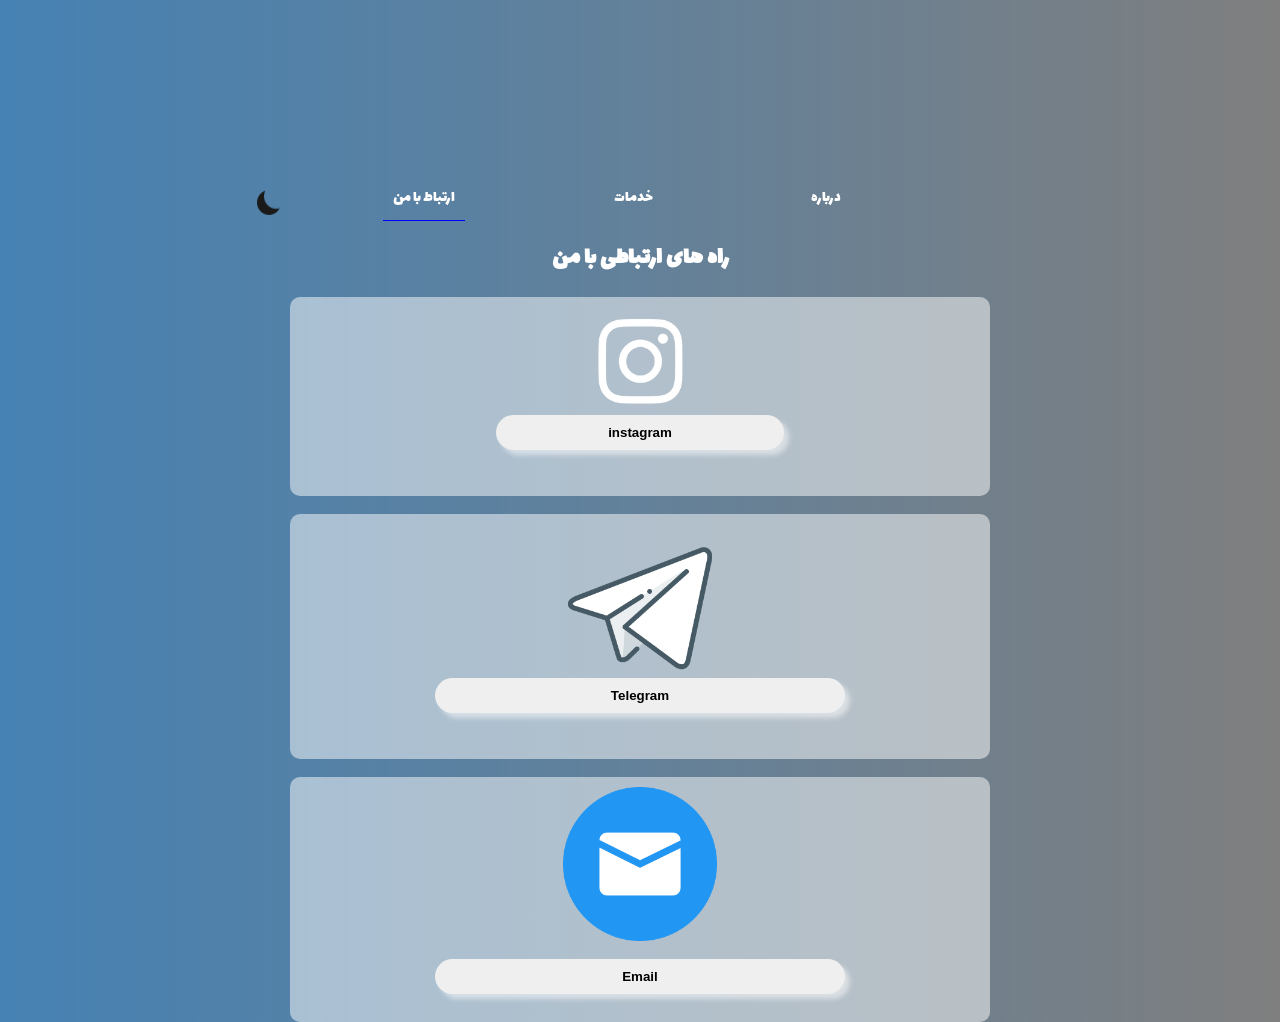
<file: contact.html>
<!DOCTYPE html>
<html lang="en">
<head>
    <meta charset="UTF-8">
    <link rel="shortcut icon" href="hhh.png" type="image/x-icon">

    <link rel="stylesheet" href="contact.css">
    <meta name="viewport" content="width=device-width, initial-scale=1.0">
    <title>HosseinKhashaypour</title>
</head>
<body class="dark-theme">
    <div id="error">
        <p>اینترنت شما قطع شده است اتصال خود را چک کنید</p>
    </div>
    <div id="flase-error">
        <p>اتصال شما با موفقیت برقرار شد</p>
    </div>
    <header>
        <section id="top">
            <div id="myNav" class="overlay">
                <a href="javascript:void(0)" class="closebtn" onclick="closeNav()">&times;</a>
                <div class="overlay-content">
                    <a href="index.html">درباره</a>
                    <a href="services.html">خدمات</a>
                    <a href="contact.html" class="border-bottom">ارتباط با من</a>
                    <!-- <a href="#">Contact</a> -->
                </div>
            </div>
            <span style="font-size:30px;cursor:pointer" onclick="openNav()">&#9776</span>
            <div id="menu-res">
                <nav>
                    <ul>
                        <li><a href="index.html">درباره</a></li>
                        <li><a href="services.html" class="services">خدمات</a></li>
                        <li><a href="contact.html" class="border-bottom">ارتباط با من</a></li>
                        <!-- <li><a href="#"></a></li> -->
                    </ul>
                </nav>
            </div>
            <div id="theme">
                <img src="light-mode.png" alt="light-mode" class="light-icon">
            </div>
            <div id="content-container">
                <!-- <h1>طراحی سایت های تخصصی</h1> -->
                <!-- <h1>خدماتی که من میتونم به شما بدم</h1> -->
                <h1>راه های ارتباطی با من</h1>
            </div>
        </section>
        <main>
            <div id="Con">
                <div class="con-container">
                    <a href="https://www.instagram.com/kh.hossein__" target="_blank">
                    <img src="ig.png" alt="ig" class="ig">
                    <button class="igLink">instagram</button>
                    <br>
                    </a>
                </div>
                <br>
        </main>
        <br>
<main>
    <div id="Con">
        <div class="con-container">
            <a href="https://t.me/rockyballlboa" target="_blank">
            <img src="telegram.png" alt="ig" class="ig">
            <button class="igLink">Telegram</button>
            <br>
            </a>
        </div>
<br>
</main>
<br>
<main>
    <div id="Con">
        <div class="con-container">
            <a href="" target="_blank">
            <img src="email.png" alt="ig" class="ig">
            <br>
            <button class="igLink">Email</button>
            <br>
            </a>
        </div>
</main>
    <script src="contact.js"></script>
</body>
</html>
</file>
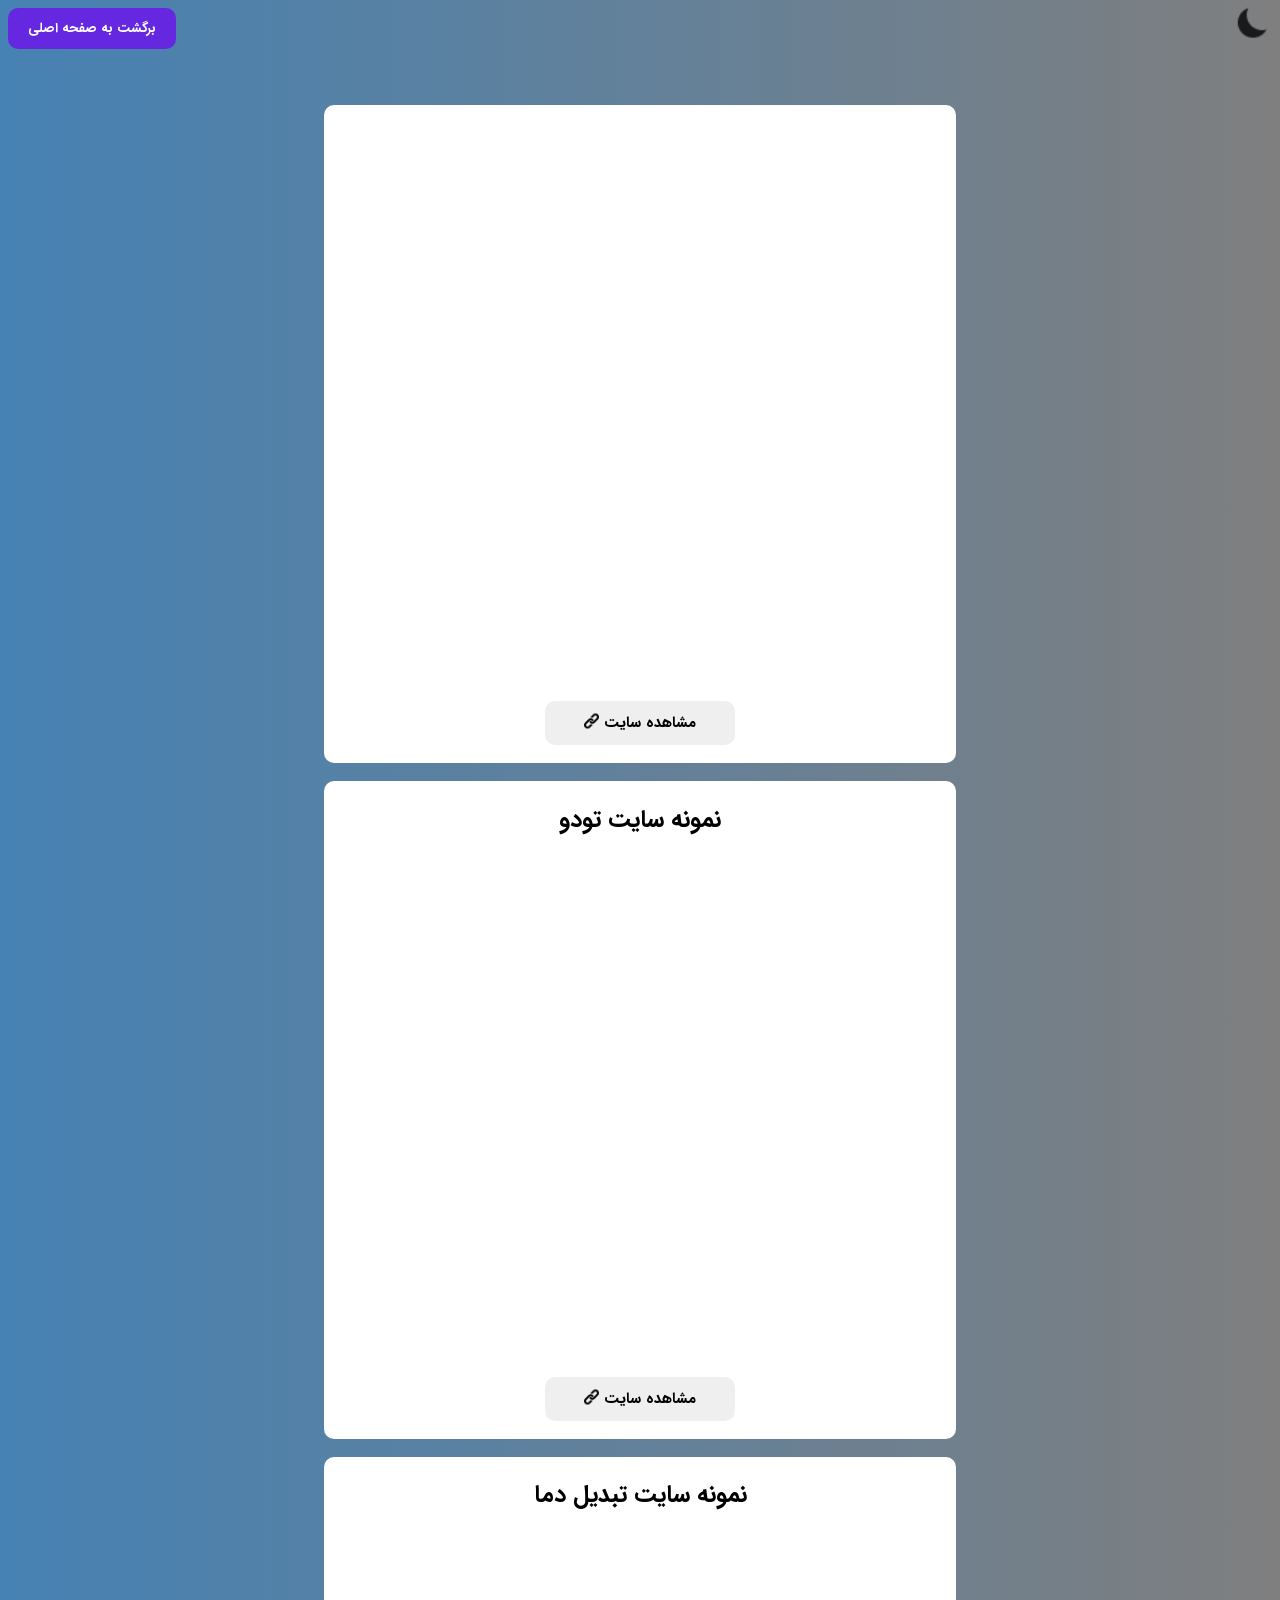
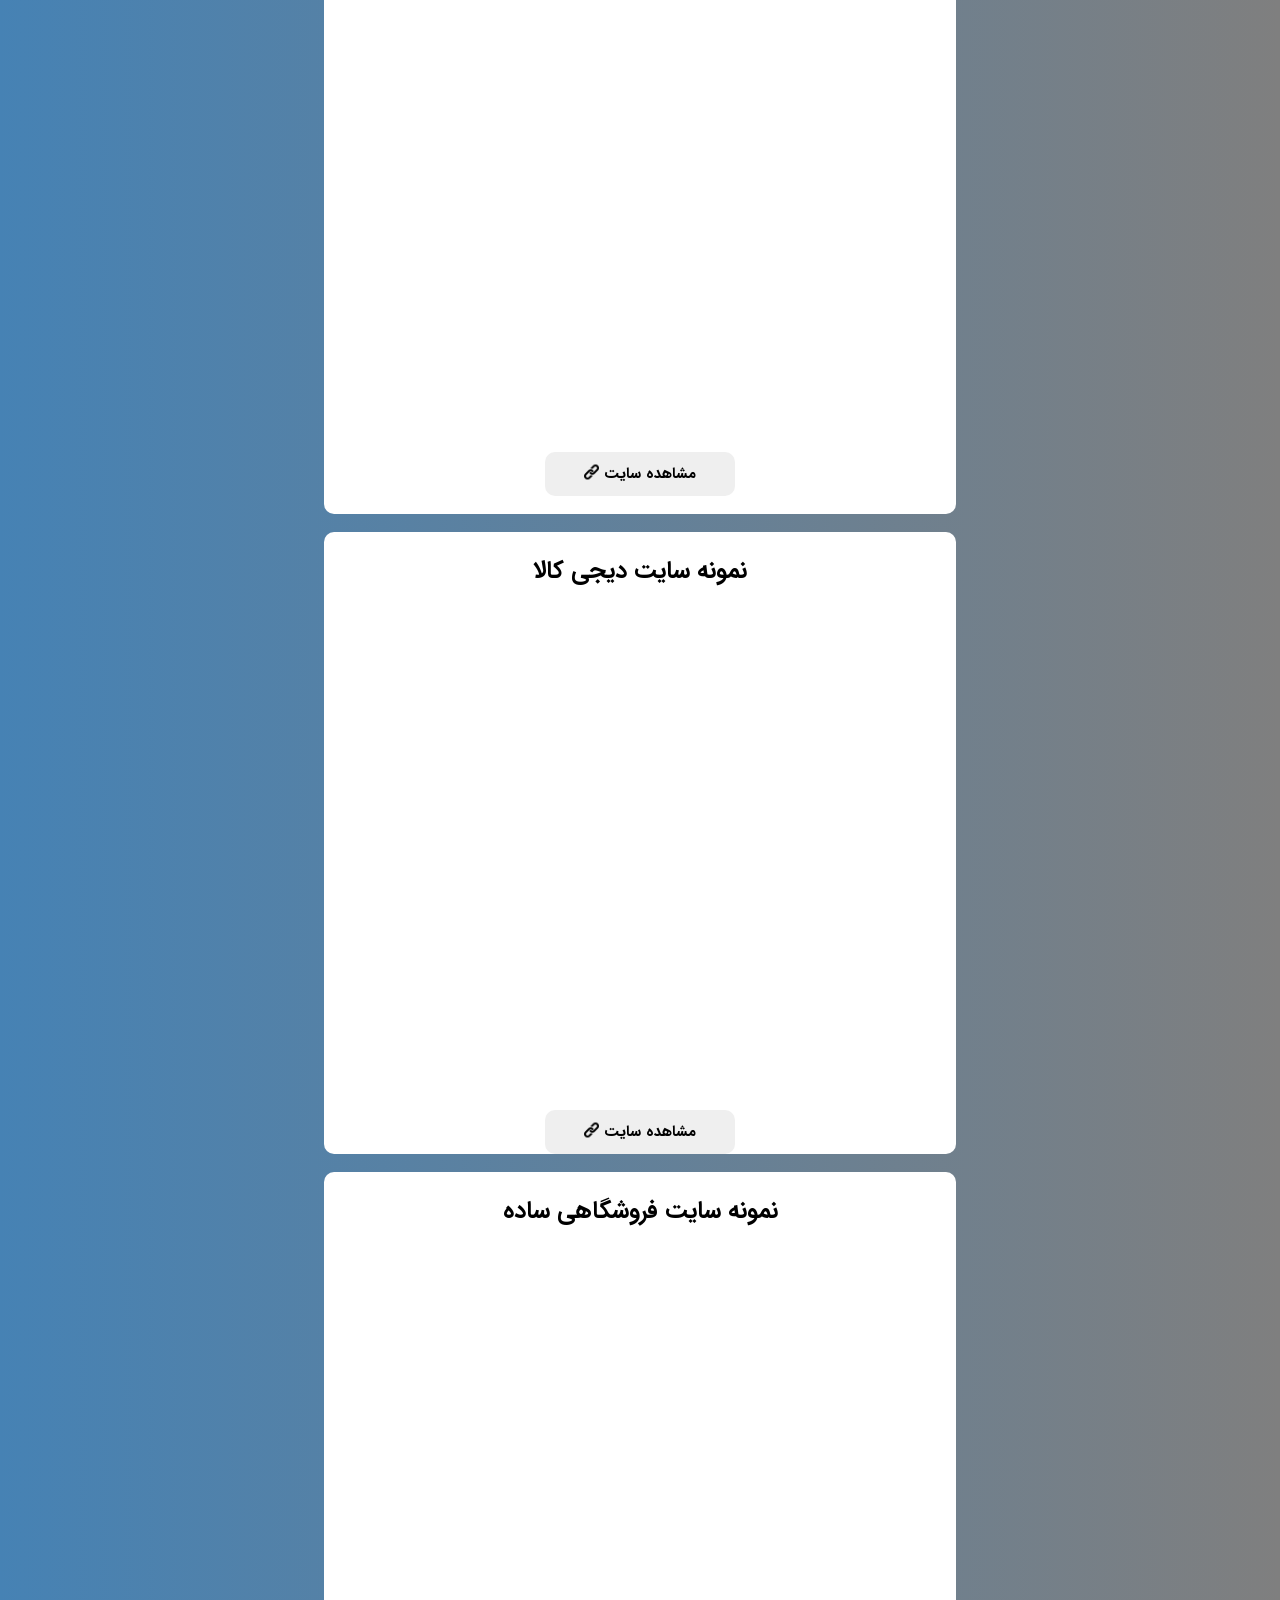
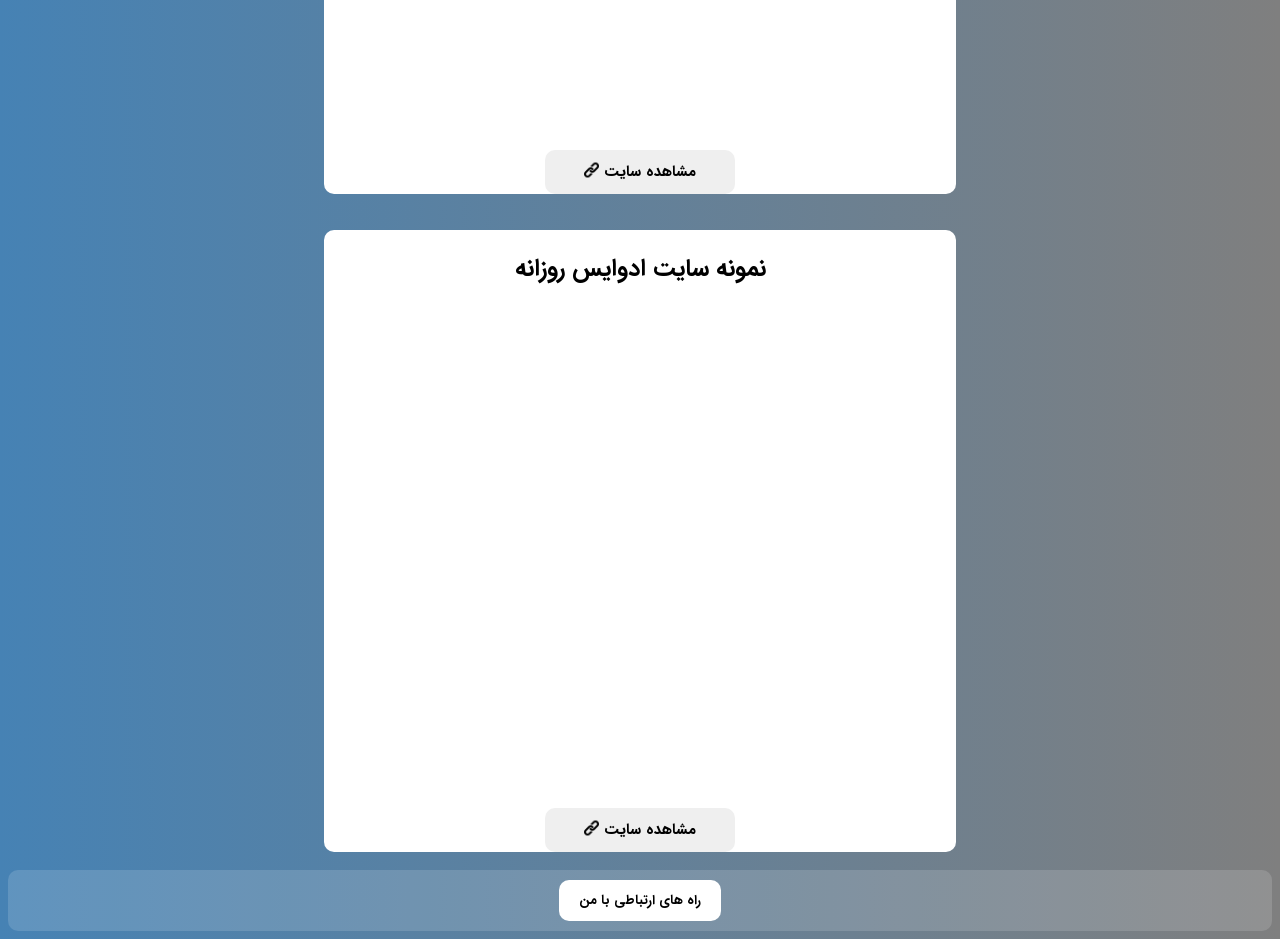
<file: profilto.html>
<!DOCTYPE html>
<html lang="en">
  <head>
    <meta charset="UTF-8" />
    <link rel="stylesheet" href="profilto.css" />
    <link rel="shortcut icon" href="hhh.png" type="image/x-icon">
    <meta name="viewport" content="width=device-width, initial-scale=1.0" />
    <title>نمونه کار ها</title>
  </head>
  <body class="dark-theme">
    <section id="top">
      <nav>
        <div id="backToindex">
          <button class="back">برگشت به صفحه اصلی</button>
        </div>
        <div id="theme">
          <img src="light-mode.png" alt="icon" class="light-icon" />
        </div>
      </nav>
    </section>
    <br />
    <section id="bottom">
      <div id="samples">
        <h1>نمونه سایت مشابه فیلیمو</h1>
        <iframe
          src="https://hosseinkhashaypour.github.io/serialino2/home.html"
          width="350"
          height="500"
          class="iframe"
        ></iframe>
        <br />
        <button class="samplebtn" id="serialino">
          <span class="link"
            ><img src="link.png" alt="link" class="link" />
          </span>
          <p1>مشاهده سایت</p1>
        </button>
        <br />
      </div>
      <br />
      <div id="samples">
        <h2>نمونه سایت تودو</h2>
        <iframe
          src="https://hosseinkhashaypour.github.io/ToDo/"
          frameborder="0"
          class="iframe"
        ></iframe>
        <br />
        <button class="samplebtn" id="todo">
          <span class="link"
            ><img src="link.png" alt="link" class="link" />
          </span>
          <p1>مشاهده سایت</p1>
        </button>

        <br />
      </div>
      <br />
      <div id="samples">
        <h2>نمونه سایت تبدیل دما</h2>
        <iframe
          src="https://hosseinkhashaypour.github.io/temp/"
          frameborder="0"
          class="iframe"
        ></iframe>
        <br />
        <button class="samplebtn" id="temp">
          <span class="link"
            ><img src="link.png" alt="link" class="link" />
          </span>
          <p1>مشاهده سایت</p1>
        </button>
        <br />
      </div>
      <br />
      <div id="samples">
        <h2>نمونه سایت دیجی کالا</h2>
        <iframe
          src="https://hosseinkhashaypour.github.io/newkala/"
          frameborder="0"
          class="iframe"
        ></iframe>
        <button class="samplebtn" id="digikala">
          <span class="link"
            ><img src="link.png" alt="link" class="link" />
          </span>
          <p1>مشاهده سایت</p1>
      </div>
      <br>
      <div id="samples">
        <h2>نمونه سایت فروشگاهی ساده </h2>
        <iframe
          src="https://hosseinkhashaypour.github.io/frontendmentor3/"
          frameborder="0"
          class="iframe"
        ></iframe>
        <button class="samplebtn" id="simpleShop">
          <span class="link"
            ><img src="link.png" alt="link" class="link" />
          </span>
          <p1>مشاهده سایت</p1>
          <br>
      </div>
      <br>
        <br>
        <div id="samples">
          <h2>نمونه سایت ادوایس روزانه  </h2>
          <iframe
            src="https://hosseinkhashaypour.github.io/advice/"
            frameborder="0"
            class="iframe"
          ></iframe>
          <button class="samplebtn" id="advice">
            <span class="link"
              ><img src="link.png" alt="link" class="link" />
            </span>
            <p1>مشاهده سایت</p1>
      </div>
    </section>
    <footer>
      <br />
      <div id="contact">
        <button id="contact">راه های ارتباطی با من</button>
      </div>
    </footer>
    <script src="profilto.js"></script>
  </body>
</html>
</file>
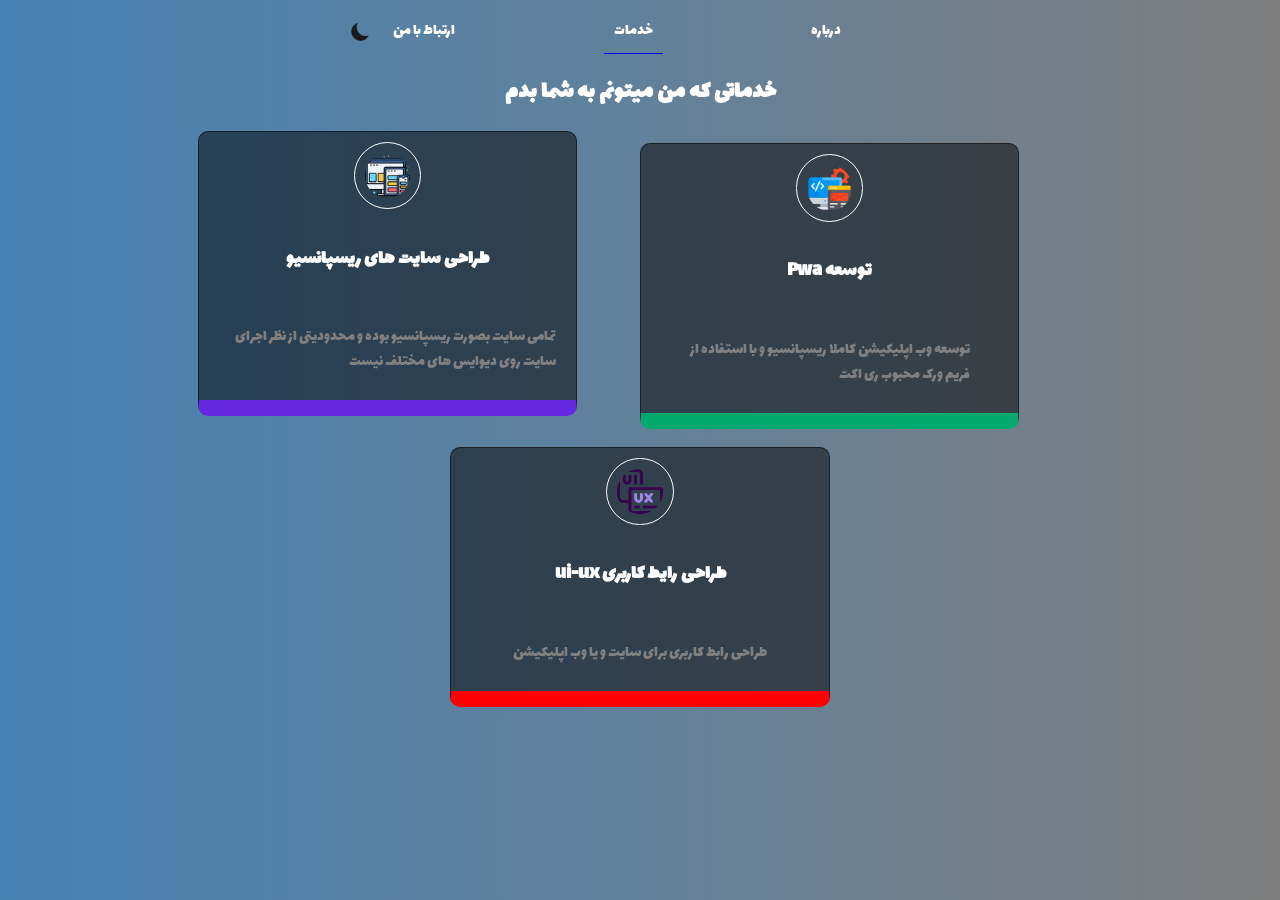
<file: services.html>
<!DOCTYPE html>
<html lang="en">

<head>
    <meta charset="UTF-8">
    <!-- <link rel="stylesheet" href="services.css"> -->
    <link rel="stylesheet" href="services.css">
    <!-- <link href="https://cdn.jsdelivr.net/npm/bootstrap@5.3.3/dist/css/bootstrap.min.css" rel="stylesheet"
        integrity="sha384-QWTKZyjpPEjISv5WaRU9OFeRpok6YctnYmDr5pNlyT2bRjXh0JMhjY6hW+ALEwIH" crossorigin="anonymous">
    <script src="https://cdn.jsdelivr.net/npm/bootstrap@5.3.3/dist/js/bootstrap.bundle.min.js"
        integrity="sha384-YvpcrYf0tY3lHB60NNkmXc5s9fDVZLESaAA55NDzOxhy9GkcIdslK1eN7N6jIeHz"
        crossorigin="anonymous"></script> -->
    <meta name="viewport" content="width=device-width, initial-scale=1.0">
    <title>HosseinKhashaypour</title>
</head>

<body class="dark-theme">
    <div id="error">
        <p>اینترنت شما قطع شده است اتصال خود را چک کنید</p>
    </div>
    <div id="flase-error">
        <p>اتصال شما با موفقیت برقرار شد</p>
    </div>
    <header>
        <section id="top">
            <div id="myNav" class="overlay">
                <a href="javascript:void(0)" class="closebtn" onclick="closeNav()">&times;</a>
                <div class="overlay-content">
                    <a href="index.html">درباره</a>
                    <a href="services.html">خدمات</a>
                    <a href="contact.html">ارتباط با من</a>
                    <!-- <a href="#">Contact</a> -->
                </div>
            </div>
            <span style="font-size:30px;cursor:pointer" onclick="openNav()">&#9776</span>
            <div id="menu-res">
                <nav>
                    <ul>
                        <li><a href="index.html">درباره</a></li>
                        <li><a href="services.html" class="services">خدمات</a></li>
                        <li><a href="contact.html">ارتباط با من</a></li>
                        <!-- <li><a href="#"></a></li> -->
                    </ul>
                </nav>
            </div>
            <div id="theme">
                <img src="light-mode.png" alt="light-mode" class="light-icon">
            </div>
            <div id="content-container">
                <!-- <h1>طراحی سایت های تخصصی</h1> -->
                <h1>خدماتی که من میتونم به شما بدم</h1>
            </div>
        </section>
    </header>
    <main>
        <div id="develope">
            <img src="responsive.png" alt="responsive" class="responsive">
            <h1>طراحی سایت های ریسپانسیو</h1>
            <p>تمامی سایت بصورت ریسپانسیو بوده و محدودیتی از نظر اجرای سایت روی دیوایس های مختلف نیست</p>
            <!-- <div class="bottom"></div> -->
        </div>
        <br>
        <div id="develope" style="border-bottom: 1px solid #04aa6d;border-bottom-width: 1rem;">
            <img src="develope.png" alt="develope" class="develope">
            <h1>Pwa توسعه</h1>
            <p>توسعه وب اپلیکیشن کاملا ریسپانسیو و با استفاده از<br>فریم ورک محبوب ری اکت</p>
        </div>
        <br>
        <div id="develope" style="border-bottom: 1px solid red;border-bottom-width: 1rem;">
            <img src="ui-ux.png" alt="ui-ux" class="ui-ux">
            <h1>ui-ux طراحی رایط کاربری</h1>
            <p>طراحی رابط کاربری برای سایت و یا وب اپلیکیشن</p>
        </div>
    </main>
    <script src="services.js"></script>
</body>
</html>
</file>
<file: contact.css>
:root {
  --fontirs: irs;
  --fontbahman: bahman;
  --fontlale: lale;
  --fontaviny: aviny;
  --color1: #04aa6d;
  --color2: #6528e0;
  --color3: rgb(7 112 112);
  --color4: rgb(23, 240, 23);
  --color5: #0c0025;
  --color6: rgb(1, 1, 54);
  --color7: #171615;
  --color8: #1d1615;
  --color9: #20211a;
  --color10: #141514;
  --color11: #0f0616;
  --color12: #292827;
  --glasswhite: rgba(255, 255, 255, 0.5);
  --bg-light: #eee;
  --bg-dark: #444;
  --bg-dark-2: #151515;
}

* {
  box-sizing: border-box;
  text-decoration: none;
  border: none;
  outline: none;
}
@font-face {
  font-family: irs;
  src: url(IRANSansWeb_Bold.ttf);
}

@font-face {
  font-family: lale;
  src: url(Lalezar-Regular.ttf);
}

@font-face {
  font-family: bahman;
  src: url(Bahman\ 1.ttf);
}

@font-face {
  font-family: aviny;
  src: url(aviny.ttf);
}
body {
  overflow-x: hidden;
  /* transition: background-color 1s; */
}
.dark-theme {
  background: linear-gradient(to right, #917173, #2a3b36, #432c52) !important;
  transition: 1s ease;
  /* background-color: orangered; */
}
.light-theme {
  background: linear-gradient(to right, #4682b4, rgba(0, 0, 0, 0.5));
  transition: 1s ease;
}

@keyframes anim {
  0%,
  100% {
    transform: translateY(5px);
  }
  50% {
    transform: translateY(-65px);
  }
}

@keyframes anim2 {
  0%,
  100% {
    transform: rotate(-10deg);
  }
  50% {
    transform: rotate(10deg);
  }
}

@media (min-width: 300px) {
  #error {
    display: none;
    /* margin-top: -100%; */
    background-color: red;
    color: white;
    padding: 10px 20px;
    border-radius: 10px;
    font-family: var(--fontlale);
    transition: 1s;
    text-align: center;
  }
  #flase-error {
    display: none;
    /* margin-top: -100%; */
    background-color: var(--color1);
    color: white;
    padding: 10px 20px;
    border-radius: 10px;
    font-family: var(--fontlale);
    transition: 1s;
    text-align: center;
  }
  .overlay {
    height: 100%;
    width: 0;
    position: fixed;
    z-index: 1;
    top: 0;
    left: 0;
    background-color: white;
    background-color: white;
    overflow-x: hidden;
    transition: 0.5s;
    opacity: 1;
    font-family: var(--fontlale);
  }

  .overlay-content {
    position: relative;
    top: 25%;
    width: 100%;
    text-align: center;
    margin-top: 30px;
  }

  .overlay a {
    padding: 8px;
    text-decoration: none;
    font-size: 30px;
    /* font-size: 10px; */
    color: #818181;
    display: block;
    transition: 0.3s;
    /* margin-top: -10%; */
  }

  .overlay a:hover,
  .overlay a:focus {
    color: #f1f1f1;
  }

  .overlay .closebtn {
    position: absolute;
    top: 20px;
    right: 45px;
    font-size: 60px;
  }

  @media screen and (max-height: 450px) {
    .overlay a {
      font-size: 20px;
    }
    .overlay .closebtn {
      font-size: 40px;
      top: 15px;
      right: 35px;
    }
  }
  span {
    display: flex;
    justify-content: flex-start;
    align-items: flex-start;
    color: white;
    margin: 2%;
  }
  #theme {
    display: flex;
    justify-content: flex-end;
    align-items: flex-start;
  }
  #theme img {
    width: 11%;
    margin-top: -12%;
    margin-right: 2%;
  }
  #menu-res {
    display: none;
  }
  #content-container {
    display: flex;
    justify-content: center;
    align-items: center;
  }
  #content-container > h1 {
    color: white;
    font-family: var(--fontlale);
  }
  #socials {
    display: flex;
    justify-content: center;
    align-items: center;
    flex-direction: row;
    margin: 0 10px;
    gap: 10px;
    /* border: 2px solid white; */
    /* border-radius: 50%; */
    /* width: 50%; */
  }
  /* #socials a{
    margin : 0 50px;
  } */
  #Con{
    display: flex;
    justify-content: center;
    align-items: center;
    flex-direction: column;
    /* width: 25%; */
    background-color: var(--glasswhite);
    border-radius: 10px;
    padding: 10px 20px;
  }
  .ig{
    width: 30%;
  }
  .con-container > a {
    display: flex;
    justify-content: center;
    align-items: center;
    flex-direction: column;
  }
  .igLink{
    padding: 10px 10px;
    width: 80%;
    font-weight: bold;
    border-radius: 296px;
    box-shadow: 5px 5px 5px var(--glasswhite);
  }
  .con-container > a > img{
    width: 30%;
  }
  .border-bottom{
    border-bottom: 1px solid blue;
  }
}

/* responsive */
@media (min-width: 701px) {
  span {
    display: none;
  }
  body {
    display: flex;
    justify-content: center;
    align-items: center;
    height: 100vh;
  }
  #theme {
    width: 40%;
    margin-left: -40%;
  }
  #theme > img:hover {
    background-color: gray;
    border-radius: 50%;
    opacity: 0.5;
    cursor: pointer;
  }
  #menu-res {
    display: flex;
    justify-content: center;
    margin-top: 40%;
    align-items: baseline;
  }

  ul {
    list-style-type: none;
    margin: 0;
    /* padding: 16px; */
    overflow: hidden;
    background-color: linear-gradient(to right, #917173, #2a3b36, #432c52);
    /* background: rgba(255, 255, 255, 0.3); */
    /* backdrop-filter: blur(10px); */
    /* font-family: Verdana, Geneva, Tahoma, sans-serif; */
    font-family: var(--fontlale);
    border-radius: 10px;
    /* letter-spacing: 5px; */
    width: 700px;
  }

  li {
    margin-right: 21%;
    inset: 0;
    float: right;
    text-align: center;
  }

  li a {
    display: block;
    color: white;
    text-align: center;
    padding: 10px;
    text-decoration: none;
    transition: transform 1s;
  }

  li a:hover {
    background-color: gray;
    opacity: 0.7;
    /* width: 140%; */
    border-radius: 10px;
    transform: scale(1.1);
  }
  #Con{
    display: flex;
    justify-content: center;
    align-items: center;
    width: 100%;
  }
  #Con:hover {
    animation: ColorHover infinite 10s linear;
}
  .con-container{
    display: flex;
    justify-content: flex-start;
    align-items: flex-start;
  }
  .con-container > a > img{
    width: 30%;
  }
  .igLink{
    transition: transform 1s;
  }
  .igLink:hover{
    opacity: .5;
    cursor: pointer;
    transform: scale(1.1);
  }
  .border-bottom{
    border-bottom: 1px solid blue;
  }
}

@keyframes ColorHover {
  from {
      background: var(--glasswhite);
  }
  to {
      background: linear-gradient(90deg, rgba(227, 227, 227, 1) 0%, rgba(0, 166, 191, 1) 73%);
  }
}
</file>
<file: profilto.css>
:root {
  --fontirs: irs;
  --fontbahman: bahman;
  --fontlale: lale;
  --fontaviny: aviny;
  --color1: #04aa6d;
  --color2: #6528e0;
  --color3: rgb(7 112 112);
  --color4: rgb(23, 240, 23);
  --color5: #0c0025;
  --color6: rgb(1, 1, 54);
  --color7: #171615;
  --color8: #1d1615;
  --color9: #20211a;
  --color10: #141514;
  --color11: #0f0616;
  --color12: #292827;
  --glasswhite: rgba(255, 255, 255, 0.5);
  --bg-light: #eee;
  --bg-dark: #444;
  --bg-dark-2: #151515;
}

* {
  box-sizing: border-box;
  text-decoration: none;
  border: none;
  outline: none;
}
@font-face {
  font-family: irs;
  src: url(IRANSansWeb_Bold.ttf);
}

@font-face {
  font-family: lale;
  src: url(Lalezar-Regular.ttf);
}

@font-face {
  font-family: bahman;
  src: url(Bahman\ 1.ttf);
}

@font-face {
  font-family: aviny;
  src: url(aviny.ttf);
}
body {
  overflow-x: hidden;
  /* transition: background-color 1s; */
}
.dark-theme {
  background: linear-gradient(to right, #917173, #2a3b36, #432c52) !important;
  transition: 1s ease;
  /* background-color: orangered; */
}
.light-theme {
  background: linear-gradient(to right, #4682b4, rgba(0, 0, 0, 0.5)) !important;
  transition: 1s ease;
}

@media (min-width: 300px) {
  #backToindex {
    display: flex;
    justify-content: flex-start;
    align-items: center;
  }
  #backToindex > button {
    padding: 10px 20px;
    font-family: var(--fontirs);
    border-radius: 10px;
    background-color: var(--color2);
    color: white;
  }
  #backToindex > button:hover {
    opacity: 0.5;
    cursor: pointer;
  }
  #theme {
    display: flex;
    justify-content: flex-end;
    align-items: flex-end;
  }
  #theme > img {
    width: 10%;
    transform: translateY(-130%);
  }
  #samples {
    display: flex;
    justify-content: center;
    align-items: center;
    flex-direction: column;
    background-color: white;
    border-radius: 10px;
  }
  h1 {
    text-align: center;
    color: white;
    font-family: var(--fontirs);
  }
  .samplebtn {
    padding: 10px 20px;
    border-radius: 10px;
    width: 50%;
    font-family: var(--fontirs);
    font-size: 15px;
    text-align: center;
  }
  .samplebtn > span > p1 {
    font-family: var(--fontirs);
  }
  .link {
    width: 10%;
    transform: translateY(10%);
  }
  h2 {
    color: white;
    text-align: center;
    font-family: var(--fontirs);
  }
  .iframe {
    width: 350px;
    height: 500px;
    border-radius: 10px;
  }
  #contact {
    display: flex;
    justify-content: center;
    align-items: center;
    background-color: #ffffff24;
    padding: 10px 20px;
    border-radius: 10px;
  }
  #contact > button {
    background-color: white;
    font-family: var(--fontirs);
    opacity: 1;
    animation: contact 3s infinite linear;
  }
}

@keyframes contact {
  from {
    opacity: 1;
  }
  50% {
    opacity: 0.5;
  }
  100% {
    opacity: 1;
  }
}

/* res */

@media (min-width: 700px) {
  #theme {
    display: flex;
    justify-content: flex-end;
    align-items: flex-end;
  }
  #theme > img {
    width: 3%;
    transform: translateY(-120%);
  }
  #theme > img:hover {
    background-color: gray;
    opacity: 0.5;
    border-radius: 50%;
  }
  #samples {
    display: flex;
    justify-content: center;
    align-items: center;
    flex-direction: column;
    background-color: white;
    width: 50%;
    border-radius: 10px;
    margin: 0 auto;
  }
  h1 {
    text-align: center;
    color: white;
    font-family: var(--fontirs);
  }
  .samplebtn {
    padding: 10px 20px;
    border-radius: 10px;
    width: 30%;
    font-family: var(--fontirs);
    font-size: 15px;
    text-align: center;
  }
  .samplebtn > span > p1 {
    font-family: var(--fontirs);
  }
  .samplebtn:hover {
    opacity: 0.5;
    cursor: pointer;
  }
  .samplebtn:active {
    background-color: var(--color1);
    color: white;
  }
  .link {
    width: 10%;
  }
  h2 {
    color: black;
    text-align: center;
    font-family: var(--fontirs);
  }
  .iframe {
    display: flex;
    justify-content: center;
    align-items: center;
    width: 100%;
    height: 500px;
    border-radius: 10px;
    padding: 10px 20px;
    border-radius: 10px;
  }
}
</file>
<file: services.css>
:root {
  --fontirs: irs;
  --fontbahman: bahman;
  --fontlale: lale;
  --fontaviny: aviny;
  --color1: #04aa6d;
  --color2: #6528e0;
  --color3: rgb(7 112 112);
  --color4: rgb(23, 240, 23);
  --color5: #0c0025;
  --color6: rgb(1, 1, 54);
  --color7: #171615;
  --color8: #1d1615;
  --color9: #20211a;
  --color10: #141514;
  --color11: #0f0616;
  --color12: #292827;
  --bg-light: #eee;
  --bg-dark: #444;
  --bg-dark-2: #151515;
}

* {
  box-sizing: border-box;
  outline: none;
}
@font-face {
  font-family: irs;
  src: url(IRANSansWeb_Bold.ttf);
}

@font-face {
  font-family: lale;
  src: url(Lalezar-Regular.ttf);
}

@font-face {
  font-family: bahman;
  src: url(Bahman\ 1.ttf);
}

@font-face {
  font-family: aviny;
  src: url(aviny.ttf);
}
* {
  box-sizing: border-box;
}
body {
  overflow-x: hidden;
  transition: background-color 1s;
}

.dark-theme {
  background: linear-gradient(to right, #917173, #2a3b36, #432c52) !important;
  background-color: linear-gradient(to right, #917173, #2a3b36, #432c52) !important;
  transition: 1s ease;
}

@media (min-width : 301px){
  .light-theme {
    background: linear-gradient(to right, #4682b4, rgba(0, 0, 0, 0.5));
    transition: 1s ease;
  }
  
  @keyframes anim {
    0%,
    100% {
      transform: translateY(5px);
    }
    50% {
      transform: translateY(-65px);
    }
  }
  
  @keyframes anim2 {
    0%,
    100% {
      transform: rotate(-10deg);
    }
    50% {
      transform: rotate(10deg);
    }
  }
  
  @media (min-width: 300px) {
    #error {
      display: none;
      /* margin-top: -100%; */
      background-color: red;
      color: white;
      padding: 10px 20px;
      border-radius: 10px;
      font-family: var(--fontlale);
      transition: 1s;
      text-align: center;
    }
    #flase-error {
      display: none;
      /* margin-top: -100%; */
      background-color: var(--color1);
      color: white;
      padding: 10px 20px;
      border-radius: 10px;
      font-family: var(--fontlale);
      transition: 1s;
      text-align: center;
    }
    .overlay {
      height: 100%;
      width: 0;
      position: fixed;
      z-index: 1;
      top: 0;
      left: 0;
      background-color: white;
      background-color: white;
      overflow-x: hidden;
      transition: 0.5s;
      opacity: 1;
      font-family: var(--fontlale);
    }
  
    .overlay-content {
      position: relative;
      top: 25%;
      width: 100%;
      text-align: center;
      margin-top: 30px;
    }
  
    .overlay a {
      padding: 8px;
      text-decoration: none;
      font-size: 30px;
      /* font-size: 10px; */
      color: #818181;
      display: block;
      transition: 0.3s;
      /* margin-top: -10%; */
    }
  
    .overlay a:hover,
    .overlay a:focus {
      color: #f1f1f1;
    }
  
    .overlay .closebtn {
      position: absolute;
      top: 20px;
      right: 45px;
      font-size: 60px;
    }
  
    @media screen and (max-height: 450px) {
      .overlay a {
        font-size: 20px;
      }
      .overlay .closebtn {
        font-size: 40px;
        top: 15px;
        right: 35px;
      }
    }
  }
  span {
    display: flex;
    justify-content: flex-start;
    align-items: flex-start;
    color: white;
    margin: 2%;
  }
  #theme {
    display: flex;
    justify-content: flex-end;
    align-items: flex-start;
  }
  #theme img {
    width: 11%;
    margin-top: -12%;
    margin-right: 2%;
  }
  #content-container{
    display: flex;
    justify-content: center;
    align-items: center;
    flex-direction: column;
  }
  #content-container > h1{
    text-align: center;
    color: white;
    font-family: var(--fontlale);
  }
  #develope{
    display: flex;
    justify-content: center;
    align-items: center;
    flex-direction: column;
    border: 1px solid rgba(0, 0, 0, 0.5);
    background-color: rgba(0, 0, 0, 0.5);
    /* width: fit-content; */
    width: 100%;
    height: fit-content;
    color : white;
    padding: 10px 20px;
    border-radius: 10px;
    margin : 0 auto;
    border-bottom: 1px solid var(--color2);
    border-bottom-width: 1rem;
  }
  /* .bottom{
    border-bottom: 1px solid red;
  } */
  .responsive{
    border: 1px solid white;
    width: 20%;
    border-radius: 50%;
    padding: 10px;
  }
  #develope > h1{
    text-align: center;
    font-family: var(--fontlale);
    font-size : 20px;
    /* font-weight: bold; */
  }
  #develope > p{
    text-align: right;
    color : gray;
    font-family: var(--fontlale);
  }
  .develope{
    border: 1px solid white;
    width : 20%;
    border-radius: 50%;
    padding: 10px;
  }
  .ui-ux{
    border: 1px solid white;
    width: 20%;
    border-radius: 50%;
    padding: 10px;
  }
  #menu-res{
    display: none;
  }
}

/* rsponsive */

@media (min-width : 701px){
  span{
    display: none;
  }
  #menu-res {
    display: flex;
    justify-content: center;
    /* margin-top: -10%; */
    align-items: baseline;
  }
.services{
  border-bottom: 1px solid blue;
}
  ul {
    list-style-type: none;
    margin: 0;
    /* padding: 16px; */
    overflow: hidden;
    background-color: linear-gradient(to right, #917173, #2a3b36, #432c52);
    /* background: rgba(255, 255, 255, 0.3); */
    /* backdrop-filter: blur(10px); */
    /* font-family: Verdana, Geneva, Tahoma, sans-serif; */
    font-family: var(--fontlale);
    border-radius: 10px;
    /* letter-spacing: 5px; */
    width: 700px;
  }

  li {
    margin-right: 21%;
    inset: 0;
    float: right;
    text-align: center;
  }

  li a {
    display: block;
    color: white;
    text-align: center;
    padding: 10px;
    text-decoration: none;
    transition: transform 1s;
  }

  li a:hover {
    background-color: gray;
    opacity: 0.7;
    /* width: 140%; */
    border-radius: 10px;
    transform: scale(1.1);
  }
  #theme {
    display: flex;
    justify-content: flex-start;
    align-items: flex-start;
    /* margin-top: ; */
    margin-right: 10%;
  }
  #theme>img{
    margin-top: -3%;
    width: 2%;
    cursor: pointer;
    transition: all .5s;
    margin-left: 30%;
  }
  #theme > img:hover{
    background-color: gray;
    opacity: 0.5;
    border-radius: 50%;
  }
  #develope{
    display: flex;
    justify-content: center;
    align-items: center;
    flex-direction: column;
    width: 30%;
    gap: 20px;
  }
#develope:first-of-type{
  margin-right: 55%;
}
#develope:nth-of-type(2){
  margin-left: 50%;
  margin-top: -23%;
}
}
</file>
